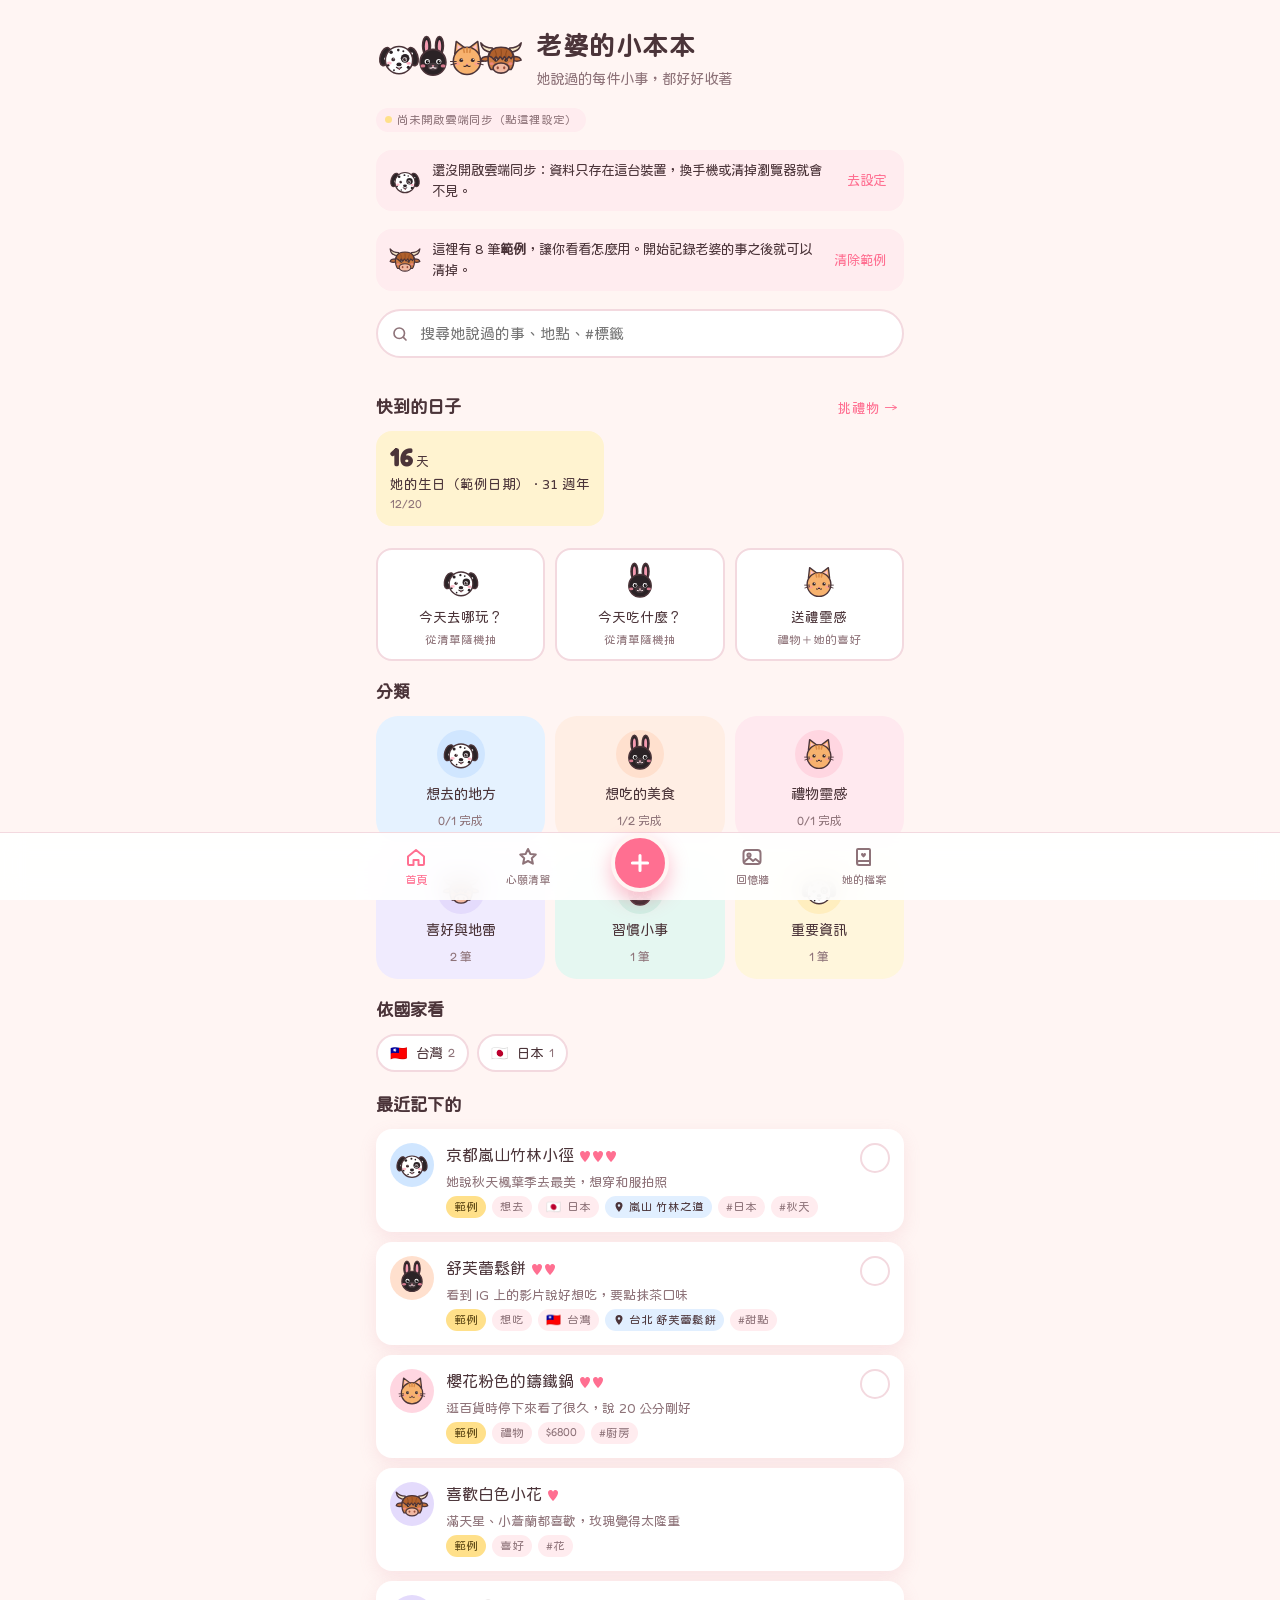
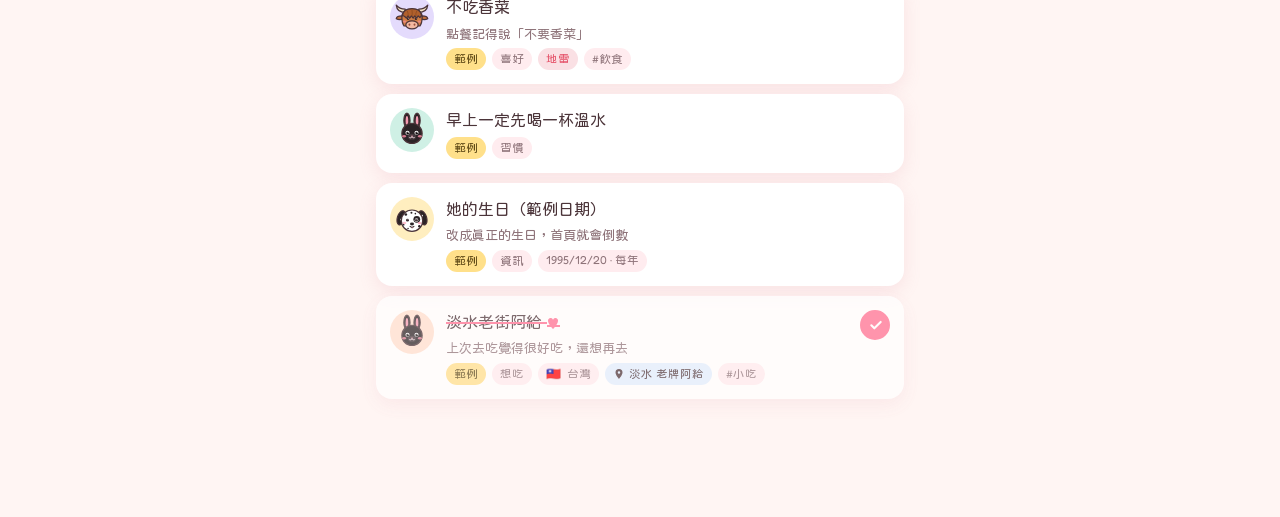
<file: public/index.html>
<!doctype html>
<html lang="zh-Hant">
<head>
<meta charset="utf-8">
<meta name="viewport" content="width=device-width,initial-scale=1,viewport-fit=cover">
<title>老婆的小本本</title>
<meta name="description" content="記下老婆說過的每件小事：想去的地方、想吃的、禮物靈感、喜好與重要資訊。">
<meta name="theme-color" content="#FFF5F3" media="(prefers-color-scheme: light)">
<meta name="theme-color" content="#231A1D" media="(prefers-color-scheme: dark)">
<meta name="apple-mobile-web-app-capable" content="yes">
<meta name="mobile-web-app-capable" content="yes">
<meta name="apple-mobile-web-app-title" content="小本本">
<meta name="apple-mobile-web-app-status-bar-style" content="default">
<link rel="manifest" href="manifest.webmanifest">
<link rel="icon" href="icon.svg" type="image/svg+xml">
<link rel="apple-touch-icon" href="icons/apple-touch-icon.png">
<link rel="preconnect" href="https://fonts.googleapis.com">
<link rel="preconnect" href="https://fonts.gstatic.com" crossorigin>
<link rel="stylesheet" href="https://fonts.googleapis.com/css2?family=Fredoka:wght@500;600;700&family=Huninn&family=Zen+Maru+Gothic:wght@500;700&display=swap">
<link rel="stylesheet" href="styles.css">
</head>
<body>
<div class="app" id="app"><div class="loading">小本本打開中…</div></div>
<div class="tabbar"><nav id="tabs"></nav></div>
<div id="layer"></div>
<input type="file" id="file" accept="image/*" multiple hidden>
<input type="file" id="jsonFile" accept="application/json,.json" hidden>
<script src="app.js"></script>
</body>
</html>
</file>
<file: public/styles.css>
/* 老婆的小本本 — styles (shared with the claude.ai version in /index.html) */
/* Layout: one-column phone app — sticker-style animal mascots, rounded "bubble" cards, bottom tab bar with a center add button. */
:root {
  --bg: #FFF5F3;
  --surface: #FFFFFF;
  --surface-2: #FFECEF;
  --ink: #4B3439;
  --ink-soft: #8E7379;
  --line: #F3D9DF;
  --accent: #FF6F91;
  --accent-ink: #FFFFFF;
  --sky: #A9D2FF;
  --peach: #FFC6A5;
  --pink: #FFB5C8;
  --lilac: #CDBDFA;
  --mint: #A8E3CF;
  --butter: #FFE08A;
  --danger: #E5546B;
  --shadow: 0 6px 18px rgba(214, 120, 140, .14);
  --font-body: "Huninn", "Zen Maru Gothic", "PingFang TC", "Microsoft JhengHei", system-ui, sans-serif;
  --font-num: "Fredoka", "Huninn", system-ui, sans-serif;
  --r-lg: 22px;
  --r-md: 16px;
}
@media (prefers-color-scheme: dark) {
  :root:not([data-theme="light"]) {
    --bg: #231A1D; --surface: #32262A; --surface-2: #3E2E34; --ink: #FBEDEF; --ink-soft: #C8AEB4;
    --line: #4D3940; --accent: #FF8EA8; --accent-ink: #2A1A1F;
    --sky: #8DBDF0; --peach: #F0AE8C; --pink: #F29DB3; --lilac: #B3A2EC; --mint: #8CCDB7; --butter: #E9C96E;
    --danger: #FF7D90; --shadow: 0 6px 18px rgba(0,0,0,.35); color-scheme: dark;
  }
}
:root[data-theme="dark"] {
  --bg: #231A1D; --surface: #32262A; --surface-2: #3E2E34; --ink: #FBEDEF; --ink-soft: #C8AEB4;
  --line: #4D3940; --accent: #FF8EA8; --accent-ink: #2A1A1F;
  --sky: #8DBDF0; --peach: #F0AE8C; --pink: #F29DB3; --lilac: #B3A2EC; --mint: #8CCDB7; --butter: #E9C96E;
  --danger: #FF7D90; --shadow: 0 6px 18px rgba(0,0,0,.35); color-scheme: dark;
}
* { box-sizing: border-box; }
body {
  background: var(--bg); color: var(--ink); font-family: var(--font-body); font-size: 15px; line-height: 1.55;
  -webkit-tap-highlight-color: transparent;
}
button, input, textarea, select { font: inherit; color: inherit; }
button { cursor: pointer; border: 0; background: none; }
:focus-visible { outline: 3px solid var(--accent); outline-offset: 2px; border-radius: 10px; }
.app {
  max-width: 560px; margin: 0 auto;
  padding-left: max(16px, env(safe-area-inset-left, 0px));
  padding-right: max(16px, env(safe-area-inset-right, 0px));
  padding-block: calc(18px + env(safe-area-inset-top, 0px)) calc(110px + env(safe-area-inset-bottom, 0px));
  display: flex; flex-direction: column; gap: 18px;
}
h1, h2, h3 { margin: 0; text-wrap: balance; }
.num { font-family: var(--font-num); font-variant-numeric: tabular-nums; }

/* hero */
.hero { display: flex; align-items: center; gap: 12px; }
.hero h1 { font-size: 1.6rem; letter-spacing: .02em; }
.hero p { margin: 2px 0 0; color: var(--ink-soft); font-size: .9rem; }
.hero .stack { display: flex; }
.hero .stack .m { margin-left: -12px; }
.hero .stack .m:first-child { margin-left: 0; }
.hero-text { min-width: 0; flex: 1; }
.cloud-pill { cursor: pointer; border: 0; font-size: .72rem; padding: 3px 9px; border-radius: 99px; background: var(--surface-2); color: var(--ink-soft); white-space: nowrap; }
.cloud-pill.ok::before { content: ""; display: inline-block; width: 7px; height: 7px; border-radius: 50%; background: #4CC38A; margin-right: 5px; vertical-align: 1px; }
.cloud-pill.off::before { content: ""; display: inline-block; width: 7px; height: 7px; border-radius: 50%; background: var(--butter); margin-right: 5px; vertical-align: 1px; }

/* mascots */
.m { flex: none; display: inline-grid; place-items: center; border-radius: 50%; }
.m svg { width: 100%; height: 100%; display: block; }

/* search */
.search { position: relative; }
.search input {
  width: 100%; border: 2px solid var(--line); background: var(--surface); border-radius: 99px;
  padding: 11px 16px 11px 42px; outline: none; transition: border-color .15s;
}
.search input:focus { border-color: var(--accent); }
.search svg { position: absolute; left: 15px; top: 50%; transform: translateY(-50%); width: 18px; height: 18px; color: var(--ink-soft); }

/* quick actions */
.quick { display: grid; grid-template-columns: repeat(3, 1fr); gap: 10px; }
.qa {
  display: flex; flex-direction: column; align-items: center; gap: 4px; padding: 12px 6px 10px;
  border-radius: var(--r-md); background: var(--surface); border: 2px solid var(--line); text-align: center;
  font-size: .85rem; transition: transform .12s;
}
.qa:active { transform: scale(.96); }
.qa small { color: var(--ink-soft); font-size: .72rem; }

/* section */
.sec-head { display: flex; align-items: baseline; justify-content: space-between; gap: 8px; }
.sec-head h2 { font-size: 1.08rem; }
.sec-head button { color: var(--accent); font-size: .85rem; }
.section { display: flex; flex-direction: column; gap: 10px; }

/* categories */
.cats { display: grid; grid-template-columns: repeat(3, 1fr); gap: 10px; }
.cat-tile {
  display: flex; flex-direction: column; align-items: center; gap: 6px; padding: 14px 6px 12px;
  border-radius: var(--r-lg); background: color-mix(in srgb, var(--c) 30%, var(--surface)); text-align: center;
  transition: transform .12s;
}
.cat-tile:active { transform: scale(.96); }
.cat-tile b { font-size: .88rem; font-weight: normal; }
.cat-tile span { font-size: .75rem; color: var(--ink-soft); }

/* countdown */
.dates { display: flex; gap: 10px; overflow-x: auto; padding-bottom: 4px; scrollbar-width: none; }
.date-card {
  flex: none; min-width: 150px; padding: 12px 14px; border-radius: var(--r-md);
  background: color-mix(in srgb, var(--butter) 40%, var(--surface)); text-align: left;
  display: flex; flex-direction: column; gap: 2px;
}
.date-card .d { font-family: var(--font-num); font-size: 1.6rem; font-weight: 700; line-height: 1.1; }
.date-card .d small { font-size: .8rem; font-family: var(--font-body); font-weight: normal; margin-left: 3px; }
.date-card .t { font-size: .85rem; }
.date-card .s { font-size: .72rem; color: var(--ink-soft); }

/* banner */
.banner {
  display: flex; align-items: center; gap: 10px; padding: 10px 12px; border-radius: var(--r-md);
  background: var(--surface-2); font-size: .84rem;
}
.banner p { margin: 0; flex: 1; min-width: 0; }
.banner button { color: var(--accent); white-space: nowrap; font-size: .84rem; }

/* cards */
.list { display: flex; flex-direction: column; gap: 10px; }
.card {
  display: flex; gap: 12px; align-items: flex-start; padding: 12px; border-radius: var(--r-md);
  background: var(--surface); box-shadow: var(--shadow); text-align: left; width: 100%;
  border: 2px solid transparent; transition: transform .12s;
}
.card:active { transform: scale(.985); }
.card.done { opacity: .72; }
.card.done .card-title { text-decoration: line-through; text-decoration-color: var(--accent); text-decoration-thickness: 2px; }
.card-body { flex: 1; min-width: 0; display: flex; flex-direction: column; gap: 4px; }
.card-title { font-size: 1rem; overflow-wrap: anywhere; }
.card-note { font-size: .82rem; color: var(--ink-soft); display: -webkit-box; -webkit-line-clamp: 2; -webkit-box-orient: vertical; overflow: hidden; }
.chips { display: flex; flex-wrap: wrap; gap: 6px; }
.chip {
  font-size: .72rem; padding: 2px 8px; border-radius: 99px; background: var(--surface-2); color: var(--ink-soft);
  display: inline-flex; align-items: center; gap: 4px; max-width: 100%;
}
.chip.ex { background: var(--butter); color: #5B4513; }
.chip.bad { background: color-mix(in srgb, var(--danger) 18%, var(--surface)); color: var(--danger); }
.chip.map { background: color-mix(in srgb, var(--sky) 35%, var(--surface)); color: var(--ink); text-decoration: none; }
.chip svg { width: 12px; height: 12px; flex: none; }
.thumb { width: 54px; height: 54px; border-radius: 12px; object-fit: cover; flex: none; background: var(--surface-2); }
.card.cat-gift .thumb { width: 78px; height: 78px; border-radius: 14px; }
.check {
  flex: none; width: 30px; height: 30px; border-radius: 50%; border: 2.5px solid var(--line);
  display: grid; place-items: center; background: var(--surface); transition: background .15s, border-color .15s;
}
.check svg { width: 16px; height: 16px; opacity: 0; color: var(--accent-ink); }
.check.on { background: var(--accent); border-color: var(--accent); }
.check.on svg { opacity: 1; }
.hearts { color: var(--accent); font-size: .78rem; letter-spacing: 1px; }

/* view head */
.vhead { display: flex; align-items: center; gap: 10px; }
.vhead h1 { font-size: 1.35rem; }
.vhead p { margin: 0; color: var(--ink-soft); font-size: .84rem; }
.back { width: 38px; height: 38px; border-radius: 50%; background: var(--surface); display: grid; place-items: center; box-shadow: var(--shadow); flex: none; }
.back svg { width: 18px; height: 18px; }
.seg { display: flex; gap: 6px; background: var(--surface-2); padding: 4px; border-radius: 99px; }
.seg button { flex: 1; padding: 7px 10px; border-radius: 99px; font-size: .84rem; color: var(--ink-soft); }
.seg button.on { background: var(--surface); color: var(--ink); box-shadow: 0 2px 6px rgba(0,0,0,.08); }

/* progress */
.progress-card { display: flex; gap: 16px; align-items: center; padding: 16px; border-radius: var(--r-lg); background: var(--surface); box-shadow: var(--shadow); }
.ring { position: relative; width: 92px; height: 92px; flex: none; }
.ring svg { width: 100%; height: 100%; transform: rotate(-90deg); }
.ring .lbl { position: absolute; inset: 0; display: grid; place-items: center; text-align: center; line-height: 1.1; }
.ring .lbl b { font-family: var(--font-num); font-size: 1.4rem; }
.ring .lbl small { display: block; font-size: .68rem; color: var(--ink-soft); }
.bars { flex: 1; min-width: 0; display: flex; flex-direction: column; gap: 8px; }
.bar-row { display: grid; grid-template-columns: 3.2em 1fr auto; gap: 8px; align-items: center; font-size: .8rem; }
.bar { height: 9px; border-radius: 99px; background: var(--surface-2); overflow: hidden; }
.bar i { display: block; height: 100%; border-radius: 99px; background: var(--c); transition: width .4s; }

/* memories */
.gallery { columns: 2; column-gap: 10px; }
.gallery button { display: block; width: 100%; margin-bottom: 10px; break-inside: avoid; position: relative; border-radius: var(--r-md); overflow: hidden; box-shadow: var(--shadow); background: var(--surface); text-align: left; }
.gallery img { display: block; width: 100%; height: auto; }
.gallery .cap { padding: 8px 10px; font-size: .8rem; }
.gallery .cap small { display: block; color: var(--ink-soft); font-size: .7rem; }

/* empty */
.empty { display: flex; flex-direction: column; align-items: center; text-align: center; gap: 8px; padding: 28px 16px; color: var(--ink-soft); background: var(--surface); border-radius: var(--r-lg); border: 2px dashed var(--line); }
.empty b { color: var(--ink); font-weight: normal; font-size: 1rem; }
.btn {
  display: inline-flex; align-items: center; justify-content: center; gap: 6px; padding: 11px 18px; border-radius: 99px;
  background: var(--accent); color: var(--accent-ink); font-size: .92rem; text-decoration: none; transition: transform .12s;
}
.btn:active { transform: scale(.96); }
.btn.ghost { background: var(--surface-2); color: var(--ink); }
.btn.danger { background: var(--danger); color: #fff; }
.btn svg { width: 17px; height: 17px; }

.cloud-pill.busy::before { content: ""; display: inline-block; width: 7px; height: 7px; border-radius: 50%; background: var(--sky); margin-right: 5px; vertical-align: 1px; }
.gallery img[src^="data:"] { aspect-ratio: 1; background: var(--surface-2); }
.sync-line { display: flex; gap: 10px; align-items: flex-start; font-size: .9rem; }
.sync-line small { display: block; color: var(--ink-soft); font-size: .76rem; margin-top: 2px; }
.sync-line .dot { width: 10px; height: 10px; border-radius: 50%; margin-top: 6px; flex: none; background: var(--butter); }
.sync-line .dot.ok { background: #4CC38A; } .sync-line .dot.syncing, .sync-line .dot.idle { background: var(--sky); }
.sync-line .dot.error { background: var(--danger); }
.field input[type=password] { width: 100%; border: 2px solid var(--line); background: var(--surface); border-radius: 14px; padding: 10px 12px; outline: none; }
.field input[type=password]:focus { border-color: var(--accent); }
.btn:disabled { opacity: .6; }

/* country pills */
.pill-row { display: flex; gap: 8px; overflow-x: auto; padding-bottom: 2px; scrollbar-width: none; }
.pill-row.wrap { flex-wrap: wrap; overflow: visible; }
.pill {
  flex: none; display: inline-flex; align-items: center; gap: 6px; padding: 7px 12px; border-radius: 99px;
  background: var(--surface); border: 2px solid var(--line); font-size: .84rem; white-space: nowrap;
}
.pill.on { border-color: var(--accent); background: color-mix(in srgb, var(--accent) 14%, var(--surface)); }
.pill .num { font-size: .74rem; color: var(--ink-soft); }
.flag { font-size: 1.05em; line-height: 1; margin-right: 2px; }
.big-flag { font-size: 2.4rem; line-height: 1; flex: none; }

/* tab bar */
.tabbar {
  position: fixed; left: 0; right: 0; bottom: 0; z-index: 20;
  padding-left: max(12px, env(safe-area-inset-left, 0px)); padding-right: max(12px, env(safe-area-inset-right, 0px));
  padding-bottom: calc(8px + env(safe-area-inset-bottom, 0px)); padding-top: 8px;
  background: color-mix(in srgb, var(--surface) 92%, transparent); backdrop-filter: blur(12px);
  border-top: 1px solid var(--line);
}
.tabbar nav { max-width: 560px; margin: 0 auto; display: grid; grid-template-columns: repeat(5, 1fr); align-items: end; }
.tab { display: flex; flex-direction: column; align-items: center; gap: 2px; font-size: .7rem; color: var(--ink-soft); padding: 4px 0; }
.tab svg { width: 24px; height: 24px; }
.tab.on { color: var(--accent); }
.fab {
  justify-self: center; width: 58px; height: 58px; border-radius: 50%; background: var(--accent); color: var(--accent-ink);
  display: grid; place-items: center; margin-top: -26px; box-shadow: 0 8px 20px color-mix(in srgb, var(--accent) 45%, transparent);
  border: 4px solid var(--bg); transition: transform .12s;
}
.fab:active { transform: scale(.92); }
.fab svg { width: 26px; height: 26px; }

/* sheet */
.overlay { position: fixed; inset: 0; z-index: 40; background: rgba(60, 30, 40, .38); display: flex; align-items: flex-end; justify-content: center; animation: fade .18s; }
.sheet {
  width: 100%; max-width: 560px; max-height: 92%; overflow-y: auto; background: var(--bg);
  border-radius: 26px 26px 0 0; animation: up .24s cubic-bezier(.2,.9,.3,1.2);
  padding-left: max(18px, env(safe-area-inset-left, 0px)); padding-right: max(18px, env(safe-area-inset-right, 0px));
  padding-block: 10px calc(24px + env(safe-area-inset-bottom, 0px));
  display: flex; flex-direction: column; gap: 16px;
}
.grab { width: 44px; height: 5px; border-radius: 9px; background: var(--line); align-self: center; }
.sheet-head { display: flex; align-items: center; gap: 10px; }
.sheet-head h2 { flex: 1; min-width: 0; font-size: 1.2rem; overflow-wrap: anywhere; }
.x { width: 36px; height: 36px; border-radius: 50%; background: var(--surface-2); display: grid; place-items: center; flex: none; }
.x svg { width: 16px; height: 16px; }
@keyframes up { from { transform: translateY(40%); opacity: .4; } }
@keyframes fade { from { opacity: 0; } }

/* form */
.field { display: flex; flex-direction: column; gap: 6px; }
.field > label, .field > .lab { font-size: .82rem; color: var(--ink-soft); }
.field input[type=text], .field input[type=url], .field input[type=date], .field input[type=number], .field textarea {
  width: 100%; border: 2px solid var(--line); background: var(--surface); border-radius: 14px; padding: 10px 12px; outline: none;
}
.field textarea { min-height: 84px; resize: vertical; }
.field input:focus, .field textarea:focus { border-color: var(--accent); }
.row2 { display: grid; grid-template-columns: 1fr 1fr; gap: 10px; }
.cat-pick { display: grid; grid-template-columns: repeat(3, 1fr); gap: 8px; }
.cat-pick button { display: flex; align-items: center; gap: 6px; padding: 6px 8px; border-radius: 14px; background: var(--surface); border: 2px solid var(--line); font-size: .8rem; text-align: left; }
.cat-pick button.on { border-color: var(--accent); background: color-mix(in srgb, var(--c) 35%, var(--surface)); }
.prio { display: flex; gap: 6px; }
.prio button { width: 40px; height: 40px; border-radius: 12px; background: var(--surface); border: 2px solid var(--line); display: grid; place-items: center; color: var(--line); }
.prio button.on { color: var(--accent); border-color: var(--accent); }
.prio svg { width: 20px; height: 20px; }
.toggle { display: flex; align-items: center; gap: 8px; font-size: .88rem; cursor: pointer; }
.toggle input { width: 20px; height: 20px; accent-color: var(--accent); }
.sheet-actions { display: flex; gap: 10px; }
.sheet-actions .btn { flex: 1; }
.hint { font-size: .74rem; color: var(--ink-soft); }

/* detail */
.detail-meta { display: flex; flex-direction: column; gap: 10px; background: var(--surface); padding: 14px; border-radius: var(--r-md); }
.kv { display: grid; grid-template-columns: 4.5em 1fr; gap: 8px; font-size: .9rem; }
.kv span:first-child { color: var(--ink-soft); }
.kv span:last-child { min-width: 0; overflow-wrap: anywhere; white-space: pre-wrap; }
.kv a { color: var(--accent); }
.photos { display: grid; grid-template-columns: repeat(3, 1fr); gap: 8px; }
.photos .ph { position: relative; aspect-ratio: 1; max-width: 100%; border-radius: 14px; overflow: hidden; background: var(--surface-2); }
.photos .ph img { width: 100%; height: 100%; object-fit: cover; display: block; }
.photos .ph .rm { position: absolute; top: 5px; right: 5px; width: 26px; height: 26px; border-radius: 50%; background: rgba(0,0,0,.5); color: #fff; display: grid; place-items: center; }
.photos .ph .rm svg { width: 12px; height: 12px; }
.photos .add { aspect-ratio: 1; border-radius: 14px; border: 2px dashed var(--line); display: flex; flex-direction: column; align-items: center; justify-content: center; gap: 4px; color: var(--ink-soft); font-size: .75rem; background: var(--surface); }
.photos .add svg { width: 24px; height: 24px; }
.done-bar { display: flex; align-items: center; gap: 12px; padding: 12px 14px; border-radius: var(--r-md); background: color-mix(in srgb, var(--accent) 14%, var(--surface)); }
.done-bar p { margin: 0; flex: 1; font-size: .9rem; }
.done-bar small { display: block; color: var(--ink-soft); font-size: .75rem; }
.confirm { display: flex; flex-direction: column; gap: 10px; padding: 12px; border-radius: var(--r-md); background: color-mix(in srgb, var(--danger) 12%, var(--surface)); font-size: .88rem; }

/* lightbox */
.lightbox { position: fixed; inset: 0; z-index: 60; background: rgba(20,10,14,.92); display: grid; place-items: center; padding: 20px; animation: fade .18s; }
.lightbox img { max-width: 100%; max-height: 86vh; border-radius: 14px; }

/* toast */
.toast {
  position: fixed; left: 0; right: 0; margin-inline: auto; width: fit-content; z-index: 70;
  bottom: calc(96px + env(safe-area-inset-bottom, 0px)); max-width: calc(100% - 32px);
  background: var(--ink); color: var(--bg); padding: 10px 16px; border-radius: 99px; font-size: .86rem;
  display: flex; align-items: center; gap: 10px; box-shadow: var(--shadow); animation: up .25s;
}
.toast button { color: var(--pink); white-space: nowrap; }

/* confetti */
.confetti { position: fixed; z-index: 80; pointer-events: none; width: 22px; height: 22px; animation: pop 1.1s ease-out forwards; }
@keyframes pop {
  0% { transform: translate(0,0) scale(.4) rotate(0); opacity: 1; }
  100% { transform: translate(var(--dx), var(--dy)) scale(1.1) rotate(var(--rot)); opacity: 0; }
}
.loading { text-align: center; color: var(--ink-soft); padding: 40px 0; }
.bounce { animation: bob 1.4s ease-in-out infinite; }
@keyframes bob { 50% { transform: translateY(-6px); } }
@media (prefers-reduced-motion: reduce) {
  *, *::before, *::after { animation: none !important; transition: none !important; }
}
@media (max-width: 360px) { .cats, .quick { grid-template-columns: repeat(2, 1fr); } }
</file>
